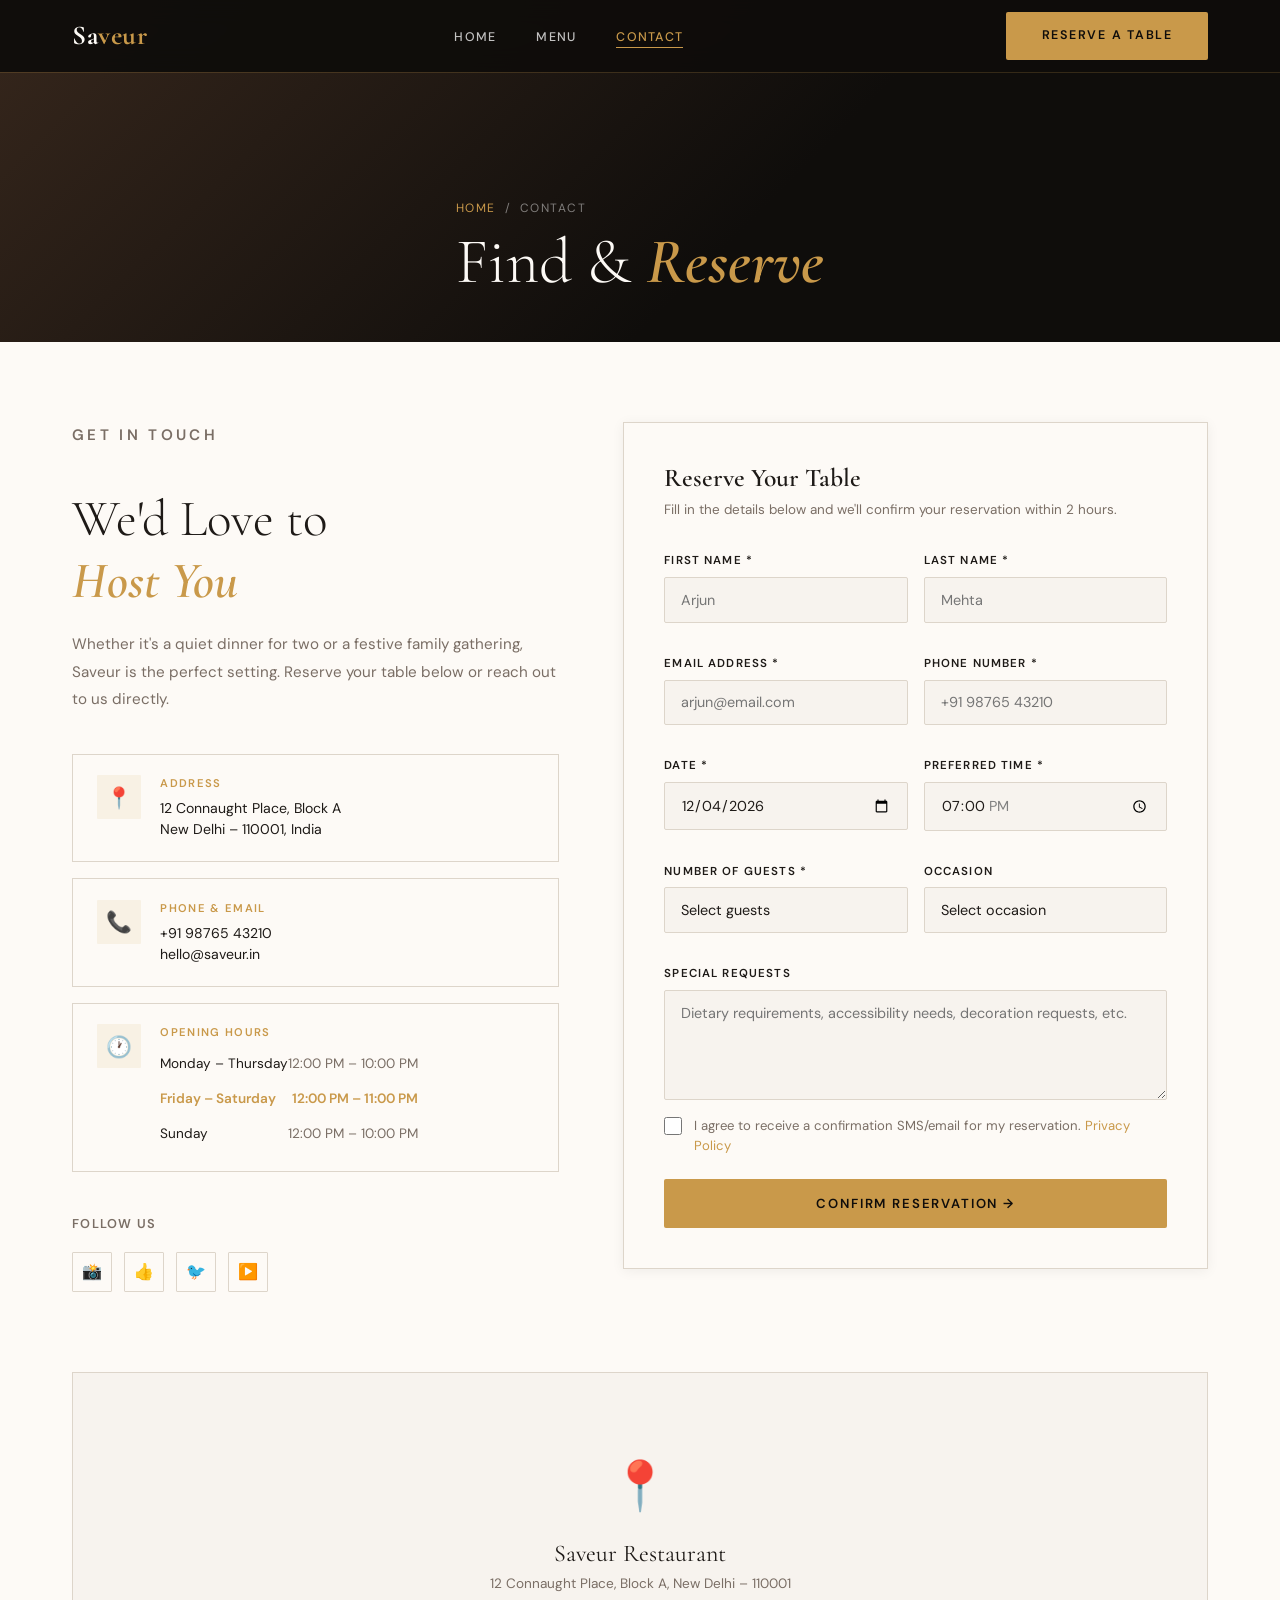
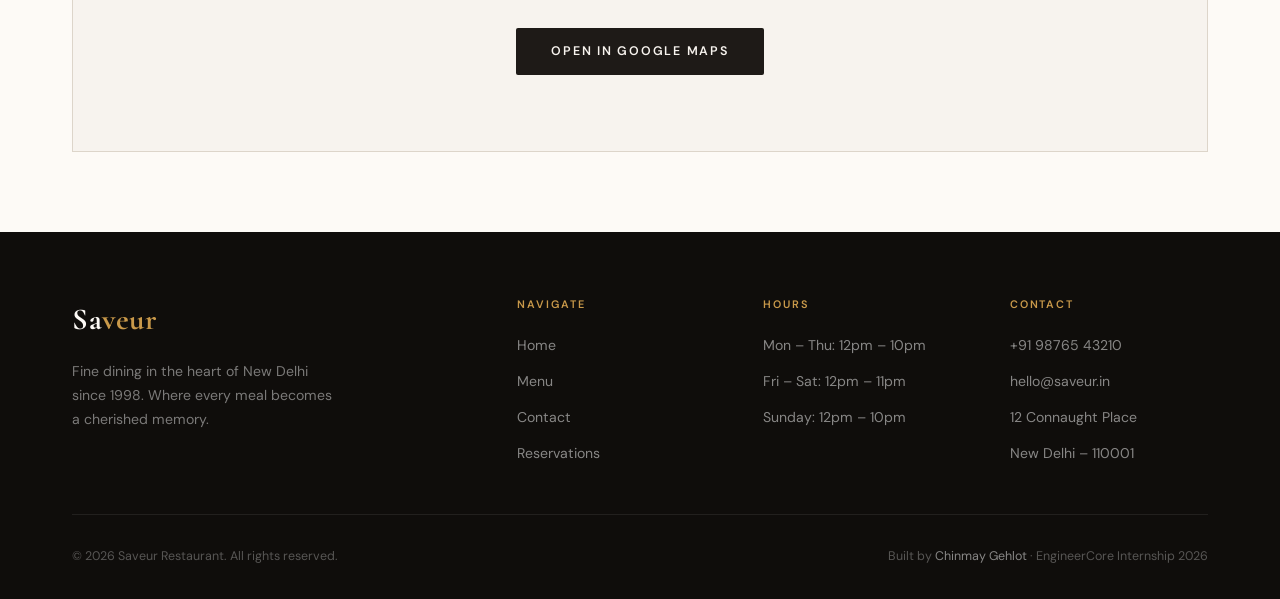
<file: pages/contact.html>
<!DOCTYPE html>
<html lang="en">
<head>
  <meta charset="UTF-8">
  <meta name="viewport" content="width=device-width, initial-scale=1.0">
  <title>Contact &amp; Reservations — Saveur Restaurant</title>
  <link rel="stylesheet" href="../css/style.css">
  <link rel="stylesheet" href="../css/contact.css">
</head>
<body>

  <!-- ══ NAVIGATION ══════════════════════ -->
  <nav class="nav scrolled" id="nav">
    <div class="nav-inner">
      <a href="../index.html" class="nav-logo">Sa<span>veur</span></a>
      <ul class="nav-links">
        <li><a href="../index.html">Home</a></li>
        <li><a href="menu.html">Menu</a></li>
        <li><a href="contact.html" class="active">Contact</a></li>
      </ul>
      <a href="#reservation" class="btn btn-primary nav-cta">Reserve a Table</a>
      <button class="hamburger" id="hamburger" aria-label="Menu">
        <span></span><span></span><span></span>
      </button>
    </div>
  </nav>

  <div class="nav-drawer" id="navDrawer">
    <a href="../index.html">Home</a>
    <a href="menu.html">Menu</a>
    <a href="contact.html">Contact</a>
    <a href="#reservation" class="btn btn-primary" style="text-align:center">Reserve a Table</a>
  </div>

  <!-- ══ PAGE HERO ════════════════════════ -->
  <header class="page-hero">
    <div class="container">
      <div class="page-hero-content">
        <p class="breadcrumb"><a href="../index.html">Home</a> &nbsp;/&nbsp; Contact</p>
        <h1>Find &amp; <em>Reserve</em></h1>
      </div>
    </div>
  </header>

  <!-- ══ CONTACT SECTION ══════════════════ -->
  <section class="contact-section" id="reservation">
    <div class="container">
      <div class="contact-layout">

        <!-- LEFT: INFO -->
        <div class="contact-info animate">
          <p class="section-label">Get In Touch</p>
          <h2>We'd Love to<br><em>Host You</em></h2>
          <p>Whether it's a quiet dinner for two or a festive family gathering, Saveur is the perfect setting. Reserve your table below or reach out to us directly.</p>

          <div class="info-cards">
            <div class="info-card">
              <div class="info-icon">📍</div>
              <div>
                <h4>Address</h4>
                <p>12 Connaught Place, Block A<br>New Delhi – 110001, India</p>
              </div>
            </div>
            <div class="info-card">
              <div class="info-icon">📞</div>
              <div>
                <h4>Phone &amp; Email</h4>
                <p><a href="tel:+919876543210">+91 98765 43210</a></p>
                <p><a href="mailto:hello@saveur.in">hello@saveur.in</a></p>
              </div>
            </div>
            <div class="info-card">
              <div class="info-icon">🕐</div>
              <div>
                <h4>Opening Hours</h4>
                <table class="hours-table">
                  <tr><td>Monday – Thursday</td><td>12:00 PM – 10:00 PM</td></tr>
                  <tr class="today"><td>Friday – Saturday</td><td>12:00 PM – 11:00 PM</td></tr>
                  <tr><td>Sunday</td><td>12:00 PM – 10:00 PM</td></tr>
                </table>
              </div>
            </div>
          </div>

          <p style="font-size:0.8rem;color:var(--muted);margin-bottom:1rem;font-weight:600;letter-spacing:0.1em;text-transform:uppercase;">Follow Us</p>
          <div class="contact-social">
            <a href="#" class="social-btn" title="Instagram">📸</a>
            <a href="#" class="social-btn" title="Facebook">👍</a>
            <a href="#" class="social-btn" title="Twitter">🐦</a>
            <a href="#" class="social-btn" title="YouTube">▶️</a>
          </div>
        </div>

        <!-- RIGHT: FORM -->
        <div class="contact-form-wrap animate animate-delay-2">
          <!-- Form -->
          <div id="formContent">
            <h3 class="form-title">Reserve Your Table</h3>
            <p class="form-subtitle">Fill in the details below and we'll confirm your reservation within 2 hours.</p>

            <form id="reservationForm" novalidate>
              <div class="form-row">
                <div class="form-group">
                  <label for="fname">First Name *</label>
                  <input type="text" id="fname" name="fname" placeholder="Arjun" required>
                  <span class="field-error" id="fnameErr">Please enter your first name.</span>
                </div>
                <div class="form-group">
                  <label for="lname">Last Name *</label>
                  <input type="text" id="lname" name="lname" placeholder="Mehta" required>
                  <span class="field-error" id="lnameErr">Please enter your last name.</span>
                </div>
              </div>

              <div class="form-row">
                <div class="form-group">
                  <label for="email">Email Address *</label>
                  <input type="email" id="email" name="email" placeholder="arjun@email.com" required>
                  <span class="field-error" id="emailErr">Please enter a valid email.</span>
                </div>
                <div class="form-group">
                  <label for="phone">Phone Number *</label>
                  <input type="tel" id="phone" name="phone" placeholder="+91 98765 43210" required>
                  <span class="field-error" id="phoneErr">Please enter your phone number.</span>
                </div>
              </div>

              <div class="form-row">
                <div class="form-group date-input-wrap">
                  <label for="date">Date *</label>
                  <input type="date" id="date" name="date" required>
                  <span class="field-error" id="dateErr">Please select a date.</span>
                </div>
                <div class="form-group date-input-wrap">
                  <label for="time">Preferred Time *</label>
                  <input type="time" id="time" name="time" min="12:00" max="22:30" required>
                  <span class="field-error" id="timeErr">Please select a time.</span>
                </div>
              </div>

              <div class="form-row">
                <div class="form-group">
                  <label for="guests">Number of Guests *</label>
                  <select id="guests" name="guests" required>
                    <option value="" disabled selected>Select guests</option>
                    <option value="1">1 Person</option>
                    <option value="2">2 People</option>
                    <option value="3">3 People</option>
                    <option value="4">4 People</option>
                    <option value="5">5 People</option>
                    <option value="6">6 People</option>
                    <option value="7-10">7–10 People</option>
                    <option value="10+">10+ People (Group)</option>
                  </select>
                  <span class="field-error" id="guestsErr">Please select number of guests.</span>
                </div>
                <div class="form-group">
                  <label for="occasion">Occasion</label>
                  <select id="occasion" name="occasion">
                    <option value="" disabled selected>Select occasion</option>
                    <option value="casual">Casual Dining</option>
                    <option value="birthday">Birthday</option>
                    <option value="anniversary">Anniversary</option>
                    <option value="date">Romantic Date</option>
                    <option value="business">Business Lunch/Dinner</option>
                    <option value="family">Family Gathering</option>
                    <option value="other">Other</option>
                  </select>
                </div>
              </div>

              <div class="form-group">
                <label for="requests">Special Requests</label>
                <textarea id="requests" name="requests" placeholder="Dietary requirements, accessibility needs, decoration requests, etc."></textarea>
              </div>

              <label class="checkbox-group">
                <input type="checkbox" id="agree" required>
                <span>I agree to receive a confirmation SMS/email for my reservation. <a href="#">Privacy Policy</a></span>
              </label>
              <span class="field-error" id="agreeErr" style="margin-top:-0.75rem;margin-bottom:1rem">Please accept the terms to proceed.</span>

              <button type="submit" class="btn btn-primary form-submit">Confirm Reservation →</button>
            </form>
          </div>

          <!-- Success -->
          <div class="form-success" id="formSuccess">
            <div class="success-icon">🎉</div>
            <h3>Reservation Confirmed!</h3>
            <p>Thank you! We've received your request and will send a confirmation to your email within 2 hours.<br><br>We look forward to welcoming you at Saveur.</p>
            <br>
            <a href="../index.html" class="btn btn-primary">Back to Home</a>
          </div>
        </div>

      </div>
    </div>
  </section>

  <!-- ══ MAP ══════════════════════════════ -->
  <section class="map-section">
    <div class="container">
      <div class="map-wrap">
        <div class="map-placeholder">
          <span class="map-pin">📍</span>
          <h3>Saveur Restaurant</h3>
          <p>12 Connaught Place, Block A, New Delhi – 110001</p>
          <br>
          <a href="https://maps.google.com/?q=Connaught+Place+New+Delhi" target="_blank" class="btn btn-dark" style="margin-top:0.5rem">Open in Google Maps</a>
        </div>
        <!-- In a real deployment, embed an iframe here:
        <iframe src="https://maps.google.com/maps?q=..." ...></iframe> -->
      </div>
    </div>
  </section>

  <!-- ══ FOOTER ════════════════════════════ -->
  <footer class="footer">
    <div class="container">
      <div class="footer-grid">
        <div class="footer-brand">
          <div class="nav-logo">Sa<span>veur</span></div>
          <p>Fine dining in the heart of New Delhi since 1998. Where every meal becomes a cherished memory.</p>
        </div>
        <div class="footer-col">
          <h4>Navigate</h4>
          <ul>
            <li><a href="../index.html">Home</a></li>
            <li><a href="menu.html">Menu</a></li>
            <li><a href="contact.html">Contact</a></li>
            <li><a href="#reservation">Reservations</a></li>
          </ul>
        </div>
        <div class="footer-col">
          <h4>Hours</h4>
          <ul>
            <li><a>Mon – Thu: 12pm – 10pm</a></li>
            <li><a>Fri – Sat: 12pm – 11pm</a></li>
            <li><a>Sunday: 12pm – 10pm</a></li>
          </ul>
        </div>
        <div class="footer-col">
          <h4>Contact</h4>
          <ul>
            <li><a href="tel:+919876543210">+91 98765 43210</a></li>
            <li><a href="mailto:hello@saveur.in">hello@saveur.in</a></li>
            <li><a>12 Connaught Place</a></li>
            <li><a>New Delhi – 110001</a></li>
          </ul>
        </div>
      </div>
      <div class="footer-bottom">
        <span>© 2026 Saveur Restaurant. All rights reserved.</span>
        <span>Built by <a href="#">Chinmay Gehlot</a> · EngineerCore Internship 2026</span>
      </div>
    </div>
  </footer>

  <script src="../js/main.js"></script>
  <script src="../js/contact.js"></script>
</body>
</html>
</file>
<file: css/style.css>
/* ─────────────────────────────────────────
   SAVEUR RESTAURANT — Global Stylesheet
   Author: Chinmay Gehlot | EngineerCore Internship 2026
   ───────────────────────────────────────── */

@import url('https://fonts.googleapis.com/css2?family=Cormorant+Garamond:ital,wght@0,300;0,400;0,600;0,700;1,300;1,400&family=DM+Sans:wght@300;400;500;600&display=swap');

/* ── CSS VARIABLES ─────────────────────── */
:root {
  --cream:      #F7F3EE;
  --warm-white: #FDFAF6;
  --black:      #0F0D0B;
  --charcoal:   #1E1A17;
  --brown:      #3D2B1F;
  --gold:       #C9994A;
  --gold-light: #E5C07A;
  --rust:       #A0462A;
  --muted:      #7A6E65;
  --border:     #DDD5CA;

  --font-display: 'Cormorant Garamond', Georgia, serif;
  --font-body:    'DM Sans', sans-serif;

  --nav-h: 72px;
  --max-w: 1200px;
  --radius: 2px;

  --shadow-sm: 0 2px 12px rgba(15,13,11,0.06);
  --shadow-md: 0 8px 32px rgba(15,13,11,0.10);
  --shadow-lg: 0 20px 60px rgba(15,13,11,0.14);
}

/* ── RESET ─────────────────────────────── */
*, *::before, *::after { box-sizing: border-box; margin: 0; padding: 0; }
html { scroll-behavior: smooth; font-size: 16px; }
body {
  font-family: var(--font-body);
  background: var(--warm-white);
  color: var(--charcoal);
  line-height: 1.6;
  overflow-x: hidden;
}
img { display: block; max-width: 100%; }
a { text-decoration: none; color: inherit; }
ul { list-style: none; }

/* ── TYPOGRAPHY ────────────────────────── */
.display { font-family: var(--font-display); }
h1, h2, h3 { font-family: var(--font-display); font-weight: 600; line-height: 1.15; }
h1 { font-size: clamp(2.8rem, 6vw, 5.5rem); }
h2 { font-size: clamp(2rem, 4vw, 3.2rem); }
h3 { font-size: clamp(1.3rem, 2.5vw, 1.8rem); }

.section-label {
  font-family: var(--font-body);
  font-size: 0.7rem;
  font-weight: 600;
  letter-spacing: 0.22em;
  text-transform: uppercase;
  color: var(--gold);
}

/* ── LAYOUT HELPERS ────────────────────── */
.container { max-width: var(--max-w); margin: 0 auto; padding: 0 2rem; }
.section    { padding: 6rem 0; }
.grid-2     { display: grid; grid-template-columns: 1fr 1fr; gap: 3rem; align-items: center; }
.grid-3     { display: grid; grid-template-columns: repeat(3, 1fr); gap: 2rem; }
.grid-4     { display: grid; grid-template-columns: repeat(4, 1fr); gap: 1.5rem; }
.text-center { text-align: center; }
.flex       { display: flex; }
.flex-center { display: flex; align-items: center; justify-content: center; }

/* ── DIVIDER ───────────────────────────── */
.divider {
  display: flex; align-items: center; gap: 1rem;
  margin: 1.2rem 0;
}
.divider::before, .divider::after {
  content: ''; flex: 1; height: 1px; background: var(--border);
}
.divider span {
  font-family: var(--font-display);
  font-size: 1.4rem;
  color: var(--gold);
  line-height: 1;
}

/* ── BUTTONS ───────────────────────────── */
.btn {
  display: inline-block;
  padding: 0.85rem 2.2rem;
  font-family: var(--font-body);
  font-size: 0.78rem;
  font-weight: 600;
  letter-spacing: 0.14em;
  text-transform: uppercase;
  border: none;
  cursor: pointer;
  transition: all 0.3s ease;
  border-radius: var(--radius);
}
.btn-primary {
  background: var(--gold);
  color: var(--black);
}
.btn-primary:hover {
  background: var(--gold-light);
  transform: translateY(-1px);
  box-shadow: 0 6px 20px rgba(201,153,74,0.35);
}
.btn-outline {
  background: transparent;
  color: var(--warm-white);
  border: 1px solid rgba(255,255,255,0.5);
}
.btn-outline:hover {
  background: rgba(255,255,255,0.1);
  border-color: var(--gold);
  color: var(--gold);
}
.btn-dark {
  background: var(--charcoal);
  color: var(--cream);
}
.btn-dark:hover {
  background: var(--brown);
  transform: translateY(-1px);
}

/* ══════════════════════════════════════════
   NAVIGATION
══════════════════════════════════════════ */
.nav {
  position: fixed; top: 0; left: 0; right: 0;
  height: var(--nav-h);
  display: flex; align-items: center;
  z-index: 1000;
  transition: background 0.4s ease, box-shadow 0.4s ease;
}
.nav.scrolled {
  background: rgba(15, 13, 11, 0.96);
  backdrop-filter: blur(12px);
  box-shadow: 0 1px 0 rgba(201,153,74,0.2);
}
.nav-inner {
  max-width: var(--max-w);
  width: 100%;
  margin: 0 auto;
  padding: 0 2rem;
  display: flex;
  align-items: center;
  justify-content: space-between;
}
.nav-logo {
  font-family: var(--font-display);
  font-size: 1.7rem;
  font-weight: 700;
  color: var(--warm-white);
  letter-spacing: 0.02em;
}
.nav-logo span { color: var(--gold); }
.nav-links {
  display: flex; gap: 2.5rem; align-items: center;
}
.nav-links a {
  font-size: 0.78rem;
  font-weight: 500;
  letter-spacing: 0.1em;
  text-transform: uppercase;
  color: rgba(255,255,255,0.75);
  transition: color 0.25s;
  position: relative;
}
.nav-links a::after {
  content: '';
  position: absolute;
  bottom: -3px; left: 0; right: 0;
  height: 1px;
  background: var(--gold);
  transform: scaleX(0);
  transition: transform 0.3s ease;
}
.nav-links a:hover,
.nav-links a.active { color: var(--gold); }
.nav-links a:hover::after,
.nav-links a.active::after { transform: scaleX(1); }
.nav-cta { margin-left: 1rem; }

/* Hamburger */
.hamburger {
  display: none;
  flex-direction: column;
  gap: 5px;
  cursor: pointer;
  background: none;
  border: none;
  padding: 4px;
}
.hamburger span {
  display: block;
  width: 24px; height: 2px;
  background: var(--warm-white);
  transition: all 0.35s ease;
  transform-origin: center;
}
.hamburger.open span:nth-child(1) { transform: translateY(7px) rotate(45deg); }
.hamburger.open span:nth-child(2) { opacity: 0; transform: scaleX(0); }
.hamburger.open span:nth-child(3) { transform: translateY(-7px) rotate(-45deg); }

/* Mobile nav drawer */
.nav-drawer {
  display: none;
  position: fixed;
  top: var(--nav-h); left: 0; right: 0;
  background: rgba(15,13,11,0.97);
  backdrop-filter: blur(16px);
  padding: 2rem;
  flex-direction: column;
  gap: 1.8rem;
  z-index: 999;
  border-top: 1px solid rgba(201,153,74,0.2);
  transform: translateY(-10px);
  opacity: 0;
  transition: all 0.3s ease;
}
.nav-drawer.open {
  display: flex;
  transform: translateY(0);
  opacity: 1;
}
.nav-drawer a {
  font-size: 1.1rem;
  font-family: var(--font-display);
  color: rgba(255,255,255,0.85);
  letter-spacing: 0.06em;
  transition: color 0.25s;
}
.nav-drawer a:hover { color: var(--gold); }

/* ══════════════════════════════════════════
   PAGE HERO (shared)
══════════════════════════════════════════ */
.page-hero {
  height: 38vh;
  min-height: 260px;
  background: var(--black);
  display: flex; align-items: flex-end;
  padding-bottom: 3rem;
  position: relative;
  overflow: hidden;
}
.page-hero::before {
  content: '';
  position: absolute; inset: 0;
  background: linear-gradient(135deg, var(--brown) 0%, var(--black) 60%);
  opacity: 0.85;
}
.page-hero-content {
  position: relative; z-index: 2;
  color: var(--warm-white);
}
.page-hero h1 {
  font-size: clamp(2.5rem, 5vw, 4rem);
  font-weight: 300;
  line-height: 1;
}
.page-hero h1 em {
  font-style: italic;
  color: var(--gold);
  font-weight: 600;
}
.breadcrumb {
  font-size: 0.75rem;
  letter-spacing: 0.12em;
  text-transform: uppercase;
  color: rgba(255,255,255,0.45);
  margin-bottom: 0.75rem;
}
.breadcrumb a { color: var(--gold); }

/* ══════════════════════════════════════════
   FOOTER
══════════════════════════════════════════ */
.footer {
  background: var(--black);
  color: rgba(255,255,255,0.6);
  padding: 4rem 0 2rem;
}
.footer-grid {
  display: grid;
  grid-template-columns: 2fr 1fr 1fr 1fr;
  gap: 3rem;
  margin-bottom: 3rem;
}
.footer-brand .nav-logo { font-size: 1.9rem; margin-bottom: 1rem; }
.footer-brand p {
  font-size: 0.88rem;
  line-height: 1.7;
  max-width: 260px;
  color: rgba(255,255,255,0.45);
}
.footer-col h4 {
  font-family: var(--font-body);
  font-size: 0.68rem;
  font-weight: 600;
  letter-spacing: 0.18em;
  text-transform: uppercase;
  color: var(--gold);
  margin-bottom: 1.2rem;
}
.footer-col ul { display: flex; flex-direction: column; gap: 0.65rem; }
.footer-col ul a {
  font-size: 0.88rem;
  color: rgba(255,255,255,0.5);
  transition: color 0.25s;
}
.footer-col ul a:hover { color: var(--gold); }
.footer-bottom {
  border-top: 1px solid rgba(255,255,255,0.08);
  padding-top: 2rem;
  display: flex;
  justify-content: space-between;
  align-items: center;
  font-size: 0.78rem;
  color: rgba(255,255,255,0.3);
}
.footer-bottom a { color: rgba(255,255,255,0.5); }
.footer-bottom a:hover { color: var(--gold); }

/* ══════════════════════════════════════════
   ANIMATIONS
══════════════════════════════════════════ */
@keyframes fadeUp {
  from { opacity: 0; transform: translateY(28px); }
  to   { opacity: 1; transform: translateY(0); }
}
@keyframes fadeIn {
  from { opacity: 0; } to { opacity: 1; }
}
@keyframes shimmer {
  0%   { background-position: -200% center; }
  100% { background-position: 200% center; }
}

.animate { opacity: 0; }
.animate.in-view {
  animation: fadeUp 0.7s ease forwards;
}
.animate-delay-1.in-view { animation-delay: 0.1s; }
.animate-delay-2.in-view { animation-delay: 0.2s; }
.animate-delay-3.in-view { animation-delay: 0.3s; }
.animate-delay-4.in-view { animation-delay: 0.4s; }
.animate-delay-5.in-view { animation-delay: 0.5s; }

/* ══════════════════════════════════════════
   RESPONSIVE
══════════════════════════════════════════ */
@media (max-width: 1024px) {
  .grid-4 { grid-template-columns: repeat(2, 1fr); }
  .footer-grid { grid-template-columns: 1fr 1fr; }
}

@media (max-width: 768px) {
  .grid-2 { grid-template-columns: 1fr; gap: 2rem; }
  .grid-3 { grid-template-columns: 1fr; }
  .grid-4 { grid-template-columns: 1fr 1fr; }
  .nav-links { display: none; }
  .nav-cta { display: none; }
  .hamburger { display: flex; }
  .footer-grid { grid-template-columns: 1fr; gap: 2rem; }
  .footer-bottom { flex-direction: column; gap: 0.75rem; text-align: center; }
  .section { padding: 4rem 0; }
}

@media (max-width: 480px) {
  .grid-4 { grid-template-columns: 1fr; }
  .container { padding: 0 1.25rem; }
}
</file>
<file: css/contact.css>
/* ─────────────────────────────────────────
   CONTACT PAGE STYLES
   ───────────────────────────────────────── */

/* ── CONTACT LAYOUT ────────────────────── */
.contact-section { padding: 5rem 0; }
.contact-layout {
  display: grid;
  grid-template-columns: 1fr 1.2fr;
  gap: 4rem;
  align-items: start;
}

/* ── CONTACT INFO ──────────────────────── */
.contact-info h2 {
  font-weight: 300;
  color: var(--charcoal);
  margin: 0.6rem 0 1.2rem;
  line-height: 1.2;
}
.contact-info h2 em {
  font-style: italic;
  color: var(--gold);
  font-weight: 600;
}
.contact-info > p {
  color: var(--muted);
  font-size: 0.95rem;
  line-height: 1.8;
  margin-bottom: 2.5rem;
}

.info-cards { display: flex; flex-direction: column; gap: 1rem; margin-bottom: 2.5rem; }
.info-card {
  display: flex;
  gap: 1.2rem;
  padding: 1.3rem 1.5rem;
  background: var(--warm-white);
  border: 1px solid var(--border);
  transition: all 0.3s;
}
.info-card:hover {
  border-color: rgba(201,153,74,0.4);
  box-shadow: var(--shadow-sm);
}
.info-icon {
  font-size: 1.3rem;
  width: 44px; height: 44px;
  background: rgba(201,153,74,0.1);
  display: flex; align-items: center; justify-content: center;
  flex-shrink: 0;
  border-radius: 1px;
}
.info-card h4 {
  font-family: var(--font-body);
  font-size: 0.7rem;
  font-weight: 600;
  letter-spacing: 0.12em;
  text-transform: uppercase;
  color: var(--gold);
  margin-bottom: 0.3rem;
}
.info-card p, .info-card a {
  font-size: 0.88rem;
  color: var(--charcoal);
  line-height: 1.5;
}
.info-card a:hover { color: var(--gold); }

/* Hours table */
.hours-table { width: 100%; font-size: 0.85rem; border-collapse: collapse; }
.hours-table td { padding: 0.4rem 0; color: var(--charcoal); }
.hours-table td:last-child { text-align: right; color: var(--muted); }
.hours-table tr.today td { color: var(--gold); font-weight: 600; }

/* Social */
.contact-social { display: flex; gap: 0.75rem; }
.social-btn {
  width: 40px; height: 40px;
  display: flex; align-items: center; justify-content: center;
  border: 1px solid var(--border);
  color: var(--muted);
  font-size: 1rem;
  transition: all 0.25s;
  border-radius: 1px;
  text-decoration: none;
}
.social-btn:hover {
  background: var(--gold);
  border-color: var(--gold);
  color: var(--black);
  transform: translateY(-2px);
}

/* ── FORM ──────────────────────────────── */
.contact-form-wrap {
  background: var(--warm-white);
  border: 1px solid var(--border);
  padding: 2.5rem;
  box-shadow: var(--shadow-sm);
}
.form-title {
  font-family: var(--font-display);
  font-size: 1.6rem;
  font-weight: 600;
  color: var(--charcoal);
  margin-bottom: 0.4rem;
}
.form-subtitle {
  font-size: 0.84rem;
  color: var(--muted);
  margin-bottom: 2rem;
  line-height: 1.6;
}

.form-row { display: grid; grid-template-columns: 1fr 1fr; gap: 1rem; margin-bottom: 1rem; }
.form-group { display: flex; flex-direction: column; gap: 0.4rem; margin-bottom: 1rem; }
.form-group label {
  font-size: 0.72rem;
  font-weight: 600;
  letter-spacing: 0.1em;
  text-transform: uppercase;
  color: var(--charcoal);
}

.form-group input,
.form-group select,
.form-group textarea {
  padding: 0.8rem 1rem;
  border: 1px solid var(--border);
  background: var(--cream);
  font-family: var(--font-body);
  font-size: 0.9rem;
  color: var(--charcoal);
  outline: none;
  transition: border-color 0.25s, background 0.25s, box-shadow 0.25s;
  border-radius: var(--radius);
  width: 100%;
}
.form-group input:focus,
.form-group select:focus,
.form-group textarea:focus {
  border-color: var(--gold);
  background: var(--warm-white);
  box-shadow: 0 0 0 3px rgba(201,153,74,0.12);
}
.form-group input.error, .form-group select.error, .form-group textarea.error {
  border-color: #E53935;
  box-shadow: 0 0 0 3px rgba(229,57,53,0.1);
}
.form-group textarea { resize: vertical; min-height: 110px; }
.form-group select { appearance: none; cursor: pointer; }
.field-error {
  font-size: 0.72rem;
  color: #E53935;
  display: none;
  margin-top: 0.2rem;
}
.field-error.visible { display: block; }

/* Date/time row */
.date-input-wrap { position: relative; }
.date-input-wrap input[type="date"],
.date-input-wrap input[type="time"] {
  cursor: pointer;
}

/* Checkbox */
.checkbox-group {
  display: flex; align-items: flex-start; gap: 0.75rem;
  margin-bottom: 1.5rem;
  cursor: pointer;
}
.checkbox-group input[type="checkbox"] {
  width: 18px; height: 18px;
  flex-shrink: 0;
  margin-top: 1px;
  accent-color: var(--gold);
  cursor: pointer;
}
.checkbox-group span {
  font-size: 0.82rem;
  color: var(--muted);
  line-height: 1.5;
}
.checkbox-group span a { color: var(--gold); }

/* Submit button */
.form-submit { width: 100%; padding: 1rem; font-size: 0.82rem; }

/* Success message */
.form-success {
  display: none;
  text-align: center;
  padding: 2rem;
}
.form-success.visible { display: block; }
.success-icon {
  font-size: 3rem; margin-bottom: 1rem;
}
.form-success h3 {
  font-family: var(--font-display);
  font-size: 1.8rem;
  font-weight: 600;
  color: var(--charcoal);
  margin-bottom: 0.5rem;
}
.form-success p { color: var(--muted); font-size: 0.9rem; line-height: 1.6; }

/* ── MAP ────────────────────────────────── */
.map-section { padding: 0 0 5rem; }
.map-wrap {
  background: var(--cream);
  border: 1px solid var(--border);
  height: 380px;
  display: flex;
  align-items: center;
  justify-content: center;
  position: relative;
  overflow: hidden;
}
.map-placeholder {
  text-align: center;
  color: var(--muted);
}
.map-pin { font-size: 3rem; margin-bottom: 1rem; display: block; }
.map-placeholder h3 {
  font-family: var(--font-display);
  font-size: 1.5rem;
  font-weight: 400;
  color: var(--charcoal);
  margin-bottom: 0.3rem;
}
.map-placeholder p { font-size: 0.85rem; }

/* ── RESPONSIVE CONTACT ─────────────────── */
@media (max-width: 900px) {
  .contact-layout { grid-template-columns: 1fr; gap: 3rem; }
}
@media (max-width: 540px) {
  .form-row { grid-template-columns: 1fr; }
  .contact-form-wrap { padding: 1.5rem; }
}
</file>
